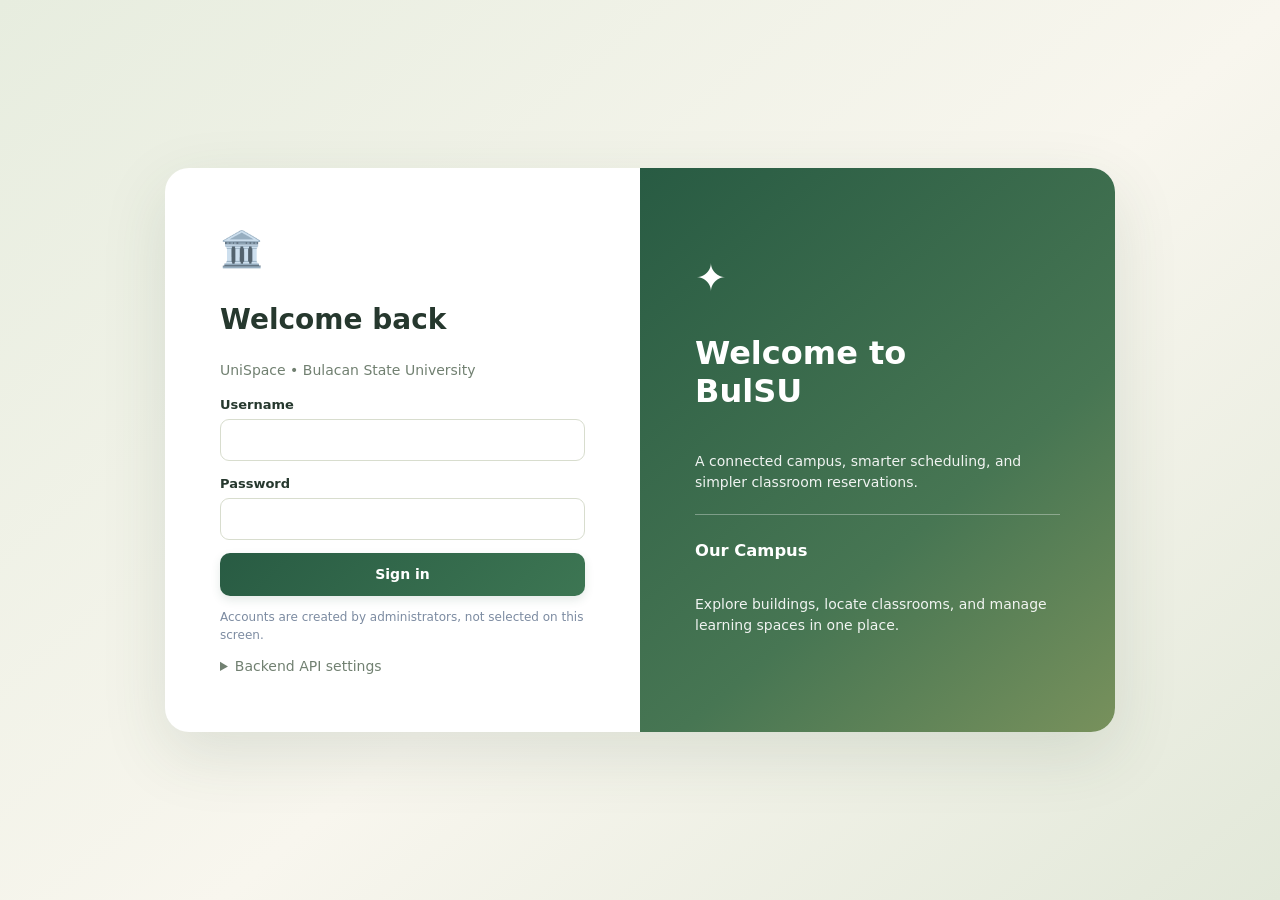
<file: website/index.html>
<!doctype html>
<html lang="en">
<head>
<meta charset="utf-8">
<meta name="viewport" content="width=device-width,initial-scale=1">
<title>UniSpace | Campus Portal</title>
<link rel="stylesheet" href="styles.css">
</head>
<body>
<div id="app">
</div>
<script type="module" src="app.js">
</script>
</body>
</html>
</file>
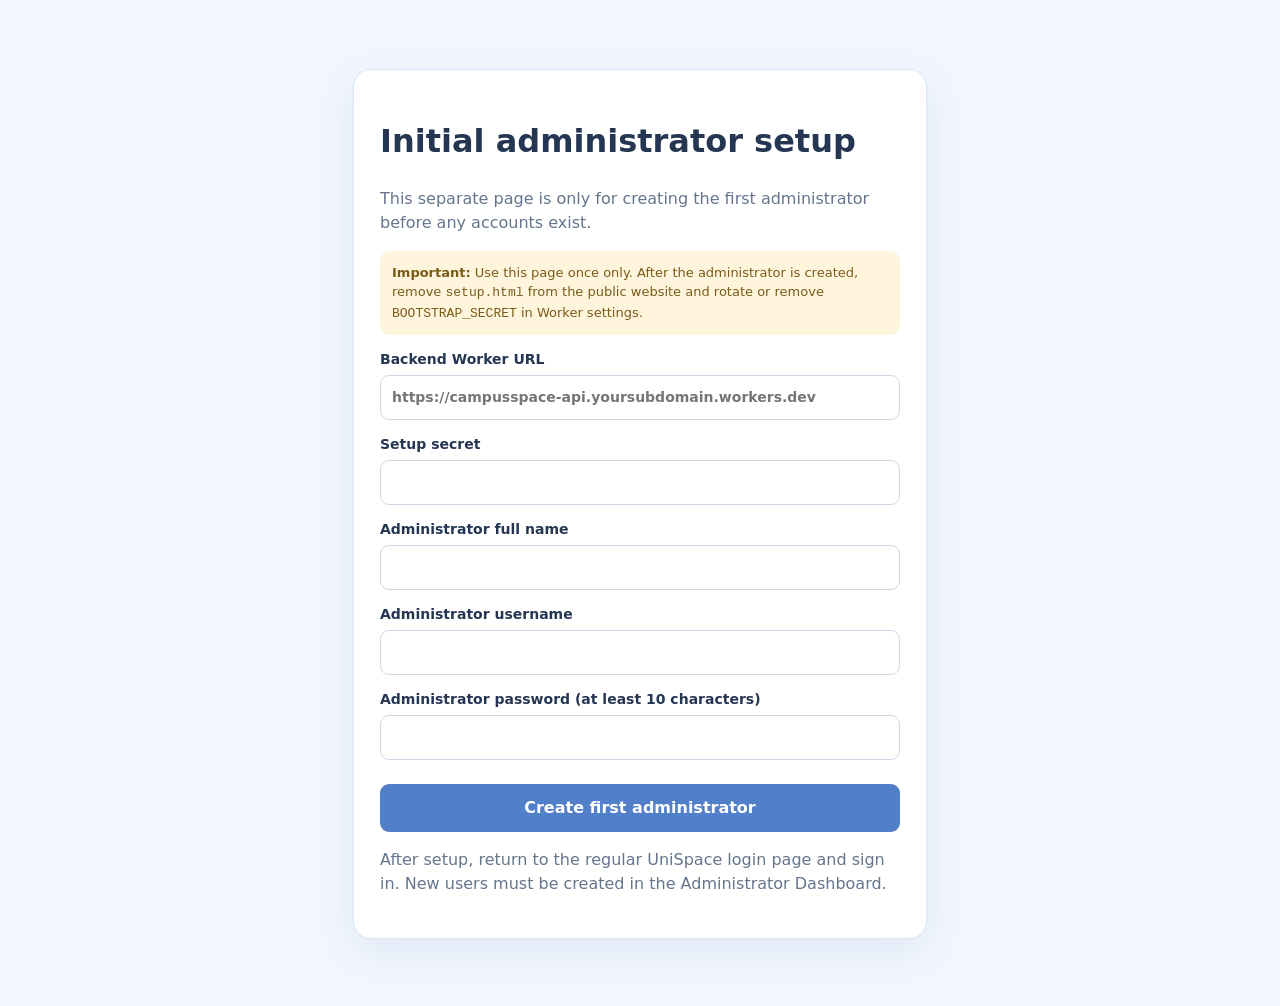
<file: website/setup.html>
<!doctype html><html lang="en"><head><meta charset="utf-8"><meta name="viewport" content="width=device-width,initial-scale=1"><title>UniSpace — Initial Admin Setup</title><style>body{font:16px/1.5 system-ui,Arial;background:#f2f7ff;color:#253653;margin:0;padding:24px}.box{max-width:520px;margin:5vh auto;background:#fff;border:1px solid #dce6f4;border-radius:18px;padding:26px;box-shadow:0 12px 40px #345a8b18}label{display:block;font-size:14px;font-weight:650;margin:14px 0}input{display:block;width:100%;box-sizing:border-box;padding:11px;border:1px solid #cdd9e8;border-radius:9px;margin-top:5px;font:inherit}button{background:#527fc9;color:#fff;border:0;border-radius:9px;padding:12px 16px;font:inherit;font-weight:700;width:100%;margin-top:10px}p{color:#64758d}.warning{background:#fff5dd;padding:12px;border-radius:10px;color:#795b18;font-size:13px}.msg{margin-top:12px;padding:10px;border-radius:8px;white-space:pre-wrap}</style></head><body><main class="box"><h1>Initial administrator setup</h1><p>This separate page is only for creating the first administrator before any accounts exist.</p><div class="warning"><b>Important:</b> Use this page once only. After the administrator is created, remove <code>setup.html</code> from the public website and rotate or remove <code>BOOTSTRAP_SECRET</code> in Worker settings.</div><form id="f"><label>Backend Worker URL<input name="api" required placeholder="https://campusspace-api.yoursubdomain.workers.dev"></label><label>Setup secret<input name="secret" type="password" required autocomplete="off"></label><label>Administrator full name<input name="name" required></label><label>Administrator username<input name="username" required pattern="[A-Za-z0-9._-]{3,30}"></label><label>Administrator password (at least 10 characters)<input name="password" type="password" minlength="10" required autocomplete="new-password"></label><button>Create first administrator</button></form><div id="msg" class="msg" hidden></div><p>After setup, return to the regular UniSpace login page and sign in. New users must be created in the Administrator Dashboard.</p></main><script>document.querySelector('#f').addEventListener('submit',async e=>{e.preventDefault();const d=Object.fromEntries(new FormData(e.target));const m=document.querySelector('#msg');m.hidden=false;m.textContent='Creating administrator…';try{const api=d.api.trim().replace(/\/$/,'');const r=await fetch(api+'/api/setup',{method:'POST',headers:{'content-type':'application/json','x-setup-secret':d.secret},body:JSON.stringify({name:d.name,username:d.username,password:d.password})});const x=await r.json();if(!r.ok)throw Error(x.error||'Setup failed');m.textContent='Administrator created. Go to the main UniSpace login page and sign in. Remove setup.html from the public website now.';m.style.background='#e4f7ec';e.target.reset()}catch(err){m.textContent=err.message;m.style.background='#fff0ef'}});</script></body></html>
</file>
<file: website/styles.css>
/* Main UniSpace styles. Edit colors and layout here. */
:root {
--green:#285b43;
  --green-dark:#17432f;
  --gold:#d8ad3d;
  --ink:#26382e;
  --muted:#718071;
  --line:#e3e0d2;
  --bg:#f5f3e9
}
* {
box-sizing:border-box
}
body {
margin:0;
  background:var(--bg);
  color:var(--ink);
  font:14px/1.5 system-ui,Arial,sans-serif
}
button,input,select,textarea {
font:inherit
}
button {
cursor:pointer
}
button:disabled {
opacity:.5;
  cursor:not-allowed
}
.primary {
background:var(--green);
  color:white;
  border:0;
  border-radius:10px;
  padding:11px 17px;
  font-weight:650
}
.secondary {
background:white;
  color:var(--green);
  border:1px solid #d8ddce;
  border-radius:10px;
  padding:9px 13px
}
.danger {
color:#b94e56
}
.shell {
display:grid;
  grid-template-columns:250px 1fr;
  min-height:100vh
}
.sidebar {
background:white;
  border-right:1px solid var(--line);
  padding:28px 17px;
  display:flex;
  flex-direction:column;
  gap:10px
}
.brand {
font-size:22px;
  font-weight:800;
  color:var(--green);
  padding:0 10px 16px
}
.nav {
display:grid;
  gap:6px
}
.nav button {
border:0;
  text-align:left;
  background:transparent;
  padding:12px 15px;
  border-radius:11px;
  color:#4b5f7d
}
.nav button.active,.nav button:hover {
background:#e8f0fc;
  color:#2c62af
}
.main {
padding:28px 32px;
  min-width:0;
  max-width:1500px;
  width:100%;
  margin:auto
}
.top {
display:flex;
  justify-content:space-between;
  align-items:center;
  gap:10px;
  margin-bottom:25px
}
.top h1 {
margin:0;
  font-size:25px
}
.muted {
color:var(--muted)
}
.cards {
display:grid;
  grid-template-columns:repeat(auto-fit,minmax(175px,1fr));
  gap:15px;
  margin:18px 0
}
.card {
background:white;
  border:1px solid var(--line);
  border-radius:17px;
  padding:21px;
  box-shadow:0 5px 20px #294f8710;
  margin-bottom:16px
}
.stat {
font-size:28px;
  font-weight:800;
  color:#4f77b9
}
.grid2 {
display:grid;
  grid-template-columns:repeat(2,minmax(0,1fr));
  gap:16px
}
.field {
display:flex;
  flex-direction:column;
  gap:5px;
  font-weight:600;
  font-size:13px
}
.field input,.field select,.field textarea {
padding:10px 12px;
  border:1px solid #d8ddce;
  border-radius:9px;
  background:#fff;
  color:var(--ink);
  width:100%;
  min-width:0
}
.formgrid {
display:grid;
  grid-template-columns:repeat(2,minmax(0,1fr));
  gap:13px
}
.span2 {
grid-column:1/-1
}
.tablewrap {
overflow:auto
}
table {
width:100%;
  border-collapse:collapse;
  white-space:nowrap
}
th,td {
text-align:left;
  border-bottom:1px solid #e7e4d9;
  padding:11px 12px
}
th {
color:#748273;
  font-size:12px
}
.pill {
display:inline-block;
  border-radius:100px;
  background:#e7eddf;
  color:var(--green);
  padding:4px 9px;
  font-size:12px
}
.pill.approved {
background:#e5f7ec;
  color:#277b4d
}
.pill.rejected {
background:#fbe8e8;
  color:#b34c58
}
.login {
min-height:100vh;
  display:grid;
  place-items:center;
  padding:25px;
  background:linear-gradient(140deg,#e7eddf,#f8f6ee 55%,#e2e8d9)
}
.loginbox {
max-width:950px;
  width:100%;
  min-height:500px;
  display:grid;
  grid-template-columns:1fr 1fr;
  border-radius:24px;
  overflow:hidden;
  background:white;
  box-shadow:0 22px 65px #31533b20
}
.loginleft {
padding:55px;
  display:flex;
  flex-direction:column;
  justify-content:center
}
.loginright {
background:linear-gradient(140deg,#285b43,#477653 62%,#78915c);
  padding:55px;
  color:white;
  display:flex;
  flex-direction:column;
  justify-content:center
}
.loginright h1 {
font-size:32px;
  line-height:1.2
}
.loginright p {
opacity:.92
}
.loginleft h2 {
font-size:28px;
  margin-bottom:5px
}
.stack {
display:grid;
  gap:13px
}
.alert {
background:#fff0ef;
  border:1px solid #f1c3c3;
  color:#9c3333;
  border-radius:10px;
  padding:10px;
  margin:10px 0
}
.success {
background:#e5f7ef;
  color:#27794d
}
.campus-layout {
display:grid;
  grid-template-columns:minmax(0,2fr) minmax(270px,1fr);
  gap:16px
}
.scene {
height: min(68vh, 680px);
min-height: 420px;
  background:linear-gradient(#e7eee1,#f7f4e9);
  border:1px solid #dce4d7;
  border-radius:14px;
  position:relative;
  overflow:hidden
}
.scene canvas {
display:block;
 touch-action:none;
  width:100%;
  height:100%
}
.fallback {
display:flex;
  flex-wrap:wrap;
  gap:8px;
  align-content:center;
  justify-content:center;
  height:100%;
  padding:20px
}
.roomchips {
display:flex;
  flex-wrap:wrap;
  gap:7px;
  max-height:370px;
  overflow:auto
}
.roomchips button {
background:#f0f1e7;
  border:1px solid #d9dfd0;
  border-radius:8px;
  padding:8px 10px
}
.roomchips button:hover {
background:#e2eadb
}
.floorbtn.active {
background:var(--green);
  color:#fff
}
.note {
font-size:12px;
  color:#7c8ba1
}
.mobilemenu {
display:none
}
@media(max-width:950px) {
.campus-layout,.grid2 {
grid-template-columns:1fr
}
.shell {
grid-template-columns:1fr
}
.sidebar {
padding:15px;
  position:relative
}
.nav {
display:flex;
  overflow:auto
}
.nav button {
white-space:nowrap
}
.brand {
padding:0
}
.main {
padding:18px
}
.scene {
height:380px
}
}
@media(max-width:620px) {
.loginbox {
grid-template-columns:1fr
}
.loginleft,.loginright {
padding:30px
}
.loginright {
min-height:210px
}
.formgrid {
grid-template-columns:1fr
}
.span2 {
grid-column:auto
}
.top h1 {
font-size:21px
}
.scene {
height:320px
}
}

/* =========================================================
   Responsive layout: tablets and phones
   These rules intentionally come last so they override the
   desktop defaults above.
   ========================================================= */

html {
  -webkit-text-size-adjust: 100%;
  text-size-adjust: 100%;
}

img,
canvas,
video,
iframe {
  max-width: 100%;
}

button,
a,
input,
select,
textarea {
  touch-action: manipulation;
}

/* Tablet */
@media (max-width: 950px) {
  .shell {
    display: flex;
    flex-direction: column;
    min-height: 100dvh;
  }

  .sidebar {
    position: sticky;
    top: 0;
    z-index: 20;
    padding: 12px 14px 10px;
    gap: 10px;
    border-right: 0;
    border-bottom: 1px solid var(--line);
    box-shadow: 0 4px 14px #294f8708;
  }

  .brand {
    font-size: 20px;
    line-height: 1.25;
    padding: 0 2px;
  }

  .sidebar > .muted {
    padding: 0 2px !important;
    font-size: 12px;
  }

  .nav {
    display: flex;
    gap: 7px;
    width: 100%;
    padding: 2px 0 4px;
    overflow-x: auto;
    overscroll-behavior-x: contain;
    -webkit-overflow-scrolling: touch;
    scrollbar-width: thin;
  }

  .nav button {
    flex: 0 0 auto;
    min-height: 42px;
    padding: 10px 13px;
    white-space: nowrap;
  }

  .sidebar > div:last-child {
    margin-top: 0 !important;
  }

  .sidebar #logout {
    min-height: 40px;
  }

  .main {
    padding: 22px 20px;
    max-width: none;
  }

  .top {
    align-items: flex-start;
    margin-bottom: 18px;
  }

  .cards {
    grid-template-columns: repeat(2, minmax(0, 1fr));
    gap: 12px;
  }

  .card {
    padding: 17px;
    border-radius: 14px;
  }

  .campus-layout,
  .grid2 {
    grid-template-columns: minmax(0, 1fr);
  }

  .scene {
    height: clamp(280px, 48vw, 400px);
  }

  .roomchips {
    max-height: 280px;
  }
}

/* Phones */
@media (max-width: 620px) {
  body {
    font-size: 14px;
  }

  .login {
    display: block;
    min-height: 100dvh;
    padding: 14px;
  }

  .loginbox {
    display: flex;
    flex-direction: column;
    min-height: 0;
    max-width: 480px;
    margin: 0 auto;
    border-radius: 18px;
  }

  .loginleft {
    padding: 27px 22px 24px;
  }

  .loginleft h2 {
    font-size: 25px;
    line-height: 1.2;
  }

  .loginleft > p {
    margin-top: 8px;
    margin-bottom: 18px;
  }

  .loginright {
    min-height: 0;
    padding: 22px;
  }

  .loginright h1 {
    font-size: 24px;
    line-height: 1.2;
    margin: 12px 0;
  }

  .loginright h3 {
    margin: 12px 0 6px;
  }

  .loginright p {
    margin: 8px 0;
  }

  .stack {
    gap: 12px;
  }

  .field {
    font-size: 13px;
  }

  .field input,
  .field select,
  .field textarea,
  input,
  select,
  textarea {
    font-size: 16px; /* prevents automatic zoom on many mobile browsers */
  }

  .primary,
  .secondary {
    min-height: 44px;
  }

  .main {
    padding: 16px 12px 28px;
  }

  .top {
    gap: 8px;
    align-items: flex-start;
    margin-bottom: 15px;
  }

  .top h1 {
    font-size: 20px;
    line-height: 1.25;
  }

  .top .muted {
    font-size: 12px;
  }

  .top > .pill {
    flex: 0 0 auto;
    max-width: 40%;
    overflow-wrap: anywhere;
  }

  .cards {
    grid-template-columns: repeat(2, minmax(0, 1fr));
    gap: 9px;
    margin: 12px 0;
  }

  .cards .card {
    margin-bottom: 0;
    padding: 13px;
  }

  .stat {
    font-size: 24px;
    line-height: 1.2;
    overflow-wrap: anywhere;
  }

  .card {
    padding: 14px;
    margin-bottom: 12px;
    border-radius: 13px;
  }

  .card h2 {
    font-size: 18px;
    line-height: 1.3;
    margin-top: 0;
  }

  .formgrid,
  .grid2 {
    grid-template-columns: minmax(0, 1fr);
    gap: 12px;
  }

  .span2 {
    grid-column: auto;
  }

  .formgrid > div > button,
  .formgrid button.primary {
    width: 100%;
  }

  .tablewrap {
    max-width: 100%;
    overflow-x: auto;
    overscroll-behavior-x: contain;
    -webkit-overflow-scrolling: touch;
    border-radius: 8px;
  }

  table {
    min-width: 620px;
    font-size: 13px;
  }

  th,
  td {
    padding: 10px;
  }

  .tablewrap button {
    min-height: 38px;
    white-space: nowrap;
  }

  .campus-layout {
    grid-template-columns: minmax(0, 1fr);
    gap: 12px;
  }

  .scene {
    height: 290px;
    min-height: 250px;
  }

  .roomchips {
    max-height: 240px;
  }

  .roomchips button {
    min-height: 40px;
  }

  .note {
    line-height: 1.45;
  }

  details summary {
    min-height: 40px;
    display: flex;
    align-items: center;
  }
}

/* Very narrow phones */
@media (max-width: 360px) {
  .login {
    padding: 8px;
  }

  .loginleft,
  .loginright {
    padding: 19px 16px;
  }

  .main {
    padding-right: 9px;
    padding-left: 9px;
  }

  .cards {
    grid-template-columns: minmax(0, 1fr);
  }

  .top h1 {
    font-size: 18px;
  }

  .nav button {
    padding: 9px 11px;
  }
}


/* UniSpace identity and role-specific calendar */
.brand::first-letter { color:var(--gold); }
.primary { background:linear-gradient(135deg,var(--green),#3d7653); box-shadow:0 4px 10px #285b4320; }
.primary:hover { background:var(--green-dark); }
.secondary { color:var(--green); border-color:#cbd5c4; }
.nav button.active,.nav button:hover { background:#e6ecdf; color:var(--green-dark); }
.stat { color:var(--green); }
.calendar-head { display:flex; justify-content:space-between; align-items:center; gap:12px; margin:8px 0 16px; }
.calendar-head h2 { margin:0; }
.week-calendar { display:grid; grid-template-columns:repeat(7,minmax(125px,1fr)); gap:9px; overflow-x:auto; padding-bottom:8px; }
.day-column { min-height:260px; background:#fffdf7; border:1px solid var(--line); border-radius:13px; overflow:hidden; }
.day-column.today { border:2px solid var(--green); background:#f7f8ef; }
.day-column header { padding:12px 10px; font-weight:750; color:var(--green-dark); background:#edf0e5; border-bottom:1px solid var(--line); }
.day-column header small { display:block; font-size:11px; font-weight:500; color:var(--muted); }
.day-events { padding:8px; display:grid; gap:8px; }
.class-event { display:grid; gap:4px; padding:9px; border-radius:9px; background:#e8efe3; border-left:3px solid var(--green); font-size:12px; }
.class-event b { color:var(--green-dark); font-size:13px; }
.class-event span,.class-event small { color:#667565; }
.empty-day { color:#9a9f91; font-size:12px; padding:12px 4px; text-align:center; }
.calendar-actions { display:flex; gap:10px; flex-wrap:wrap; margin-top:14px; }
@media(max-width:620px) { .calendar-head { align-items:flex-start; flex-direction:column; } .week-calendar { grid-template-columns:repeat(7,minmax(145px,1fr)); } }

/* Mobile usability refinements (final overrides) */
html, body, #app { min-height: 100%; }
body { overflow-x: hidden; }
.shell, .main, .campus-layout, .card, .top { min-width: 0; }
.scene { width: 100%; }
.scene canvas { display:block; width:100% !important; height:100% !important; touch-action:none; }

@media (max-width: 950px) {
  .shell { width:100%; min-width:0; }
  .sidebar { width:100%; min-width:0; }
  .nav { scroll-snap-type:x proximity; }
  .nav button { scroll-snap-align:start; }
  .main { width:100%; min-width:0; }
  .campus-layout { min-width:0; }
  .campus-layout > .card { min-width:0; }
}

@media (max-width: 620px) {
  .sidebar { position:sticky; top:0; padding:10px 12px 8px; }
  .sidebar > div:last-child { align-self:flex-end; }
  .sidebar #logout { min-height:38px; padding:7px 12px; }
  .main { padding:14px 10px 26px; }
  .top { flex-wrap:wrap; }
  .top > div { min-width:0; }
  .top .pill { margin-left:auto; }
  .card { min-width:0; }
  .formgrid { min-width:0; }
  .field { min-width:0; }
  .field input, .field select, .field textarea { min-height:44px; }
  .scene { height: min(62vh, 390px); min-height:250px; }
  .campus-layout > .card:first-child { padding:12px; }
  .campus-layout > .card:nth-child(2) { padding:16px; }
  .calendar-head { gap:8px; }
  /* Keep the seven-day calendar readable; swipe horizontally instead of
     squeezing day columns until their labels and events become unusable. */
  .week-calendar { width:100%; max-width:100%; overflow-x:auto; overscroll-behavior-x:contain; -webkit-overflow-scrolling:touch; grid-template-columns:repeat(7,minmax(132px,1fr)); }
  .calendar-actions > button { flex:1 1 140px; }
  .tablewrap { width:100%; }
  .roomchips { max-height: min(32vh, 250px); }
}

@media (max-width: 360px) {
  .brand { font-size:18px; }
  .nav button { padding:8px 10px; font-size:13px; }
  .scene { height:260px; min-height:230px; }
  .cards { grid-template-columns:repeat(2,minmax(0,1fr)); }
  .cards .card { padding:11px; }
}


/* Reservation calendar and room administration additions */
.slot-grid{display:grid;grid-template-columns:repeat(auto-fit,minmax(145px,1fr));gap:10px}
.slot-button{background:#fffdf6;border:1px solid #b9cbb7;color:var(--green-dark);border-radius:10px;padding:13px 10px;font-weight:700;min-height:46px}
.slot-button:hover,.slot-button.selected{background:var(--green);border-color:var(--green);color:#fff}
.slot-button:focus-visible{outline:3px solid var(--gold);outline-offset:2px}
@media(max-width:600px){.slot-grid{grid-template-columns:repeat(2,minmax(0,1fr))}.formgrid{grid-template-columns:1fr}.formgrid .span2{grid-column:1}.card{padding:16px}.main{padding:12px}}
</file>
